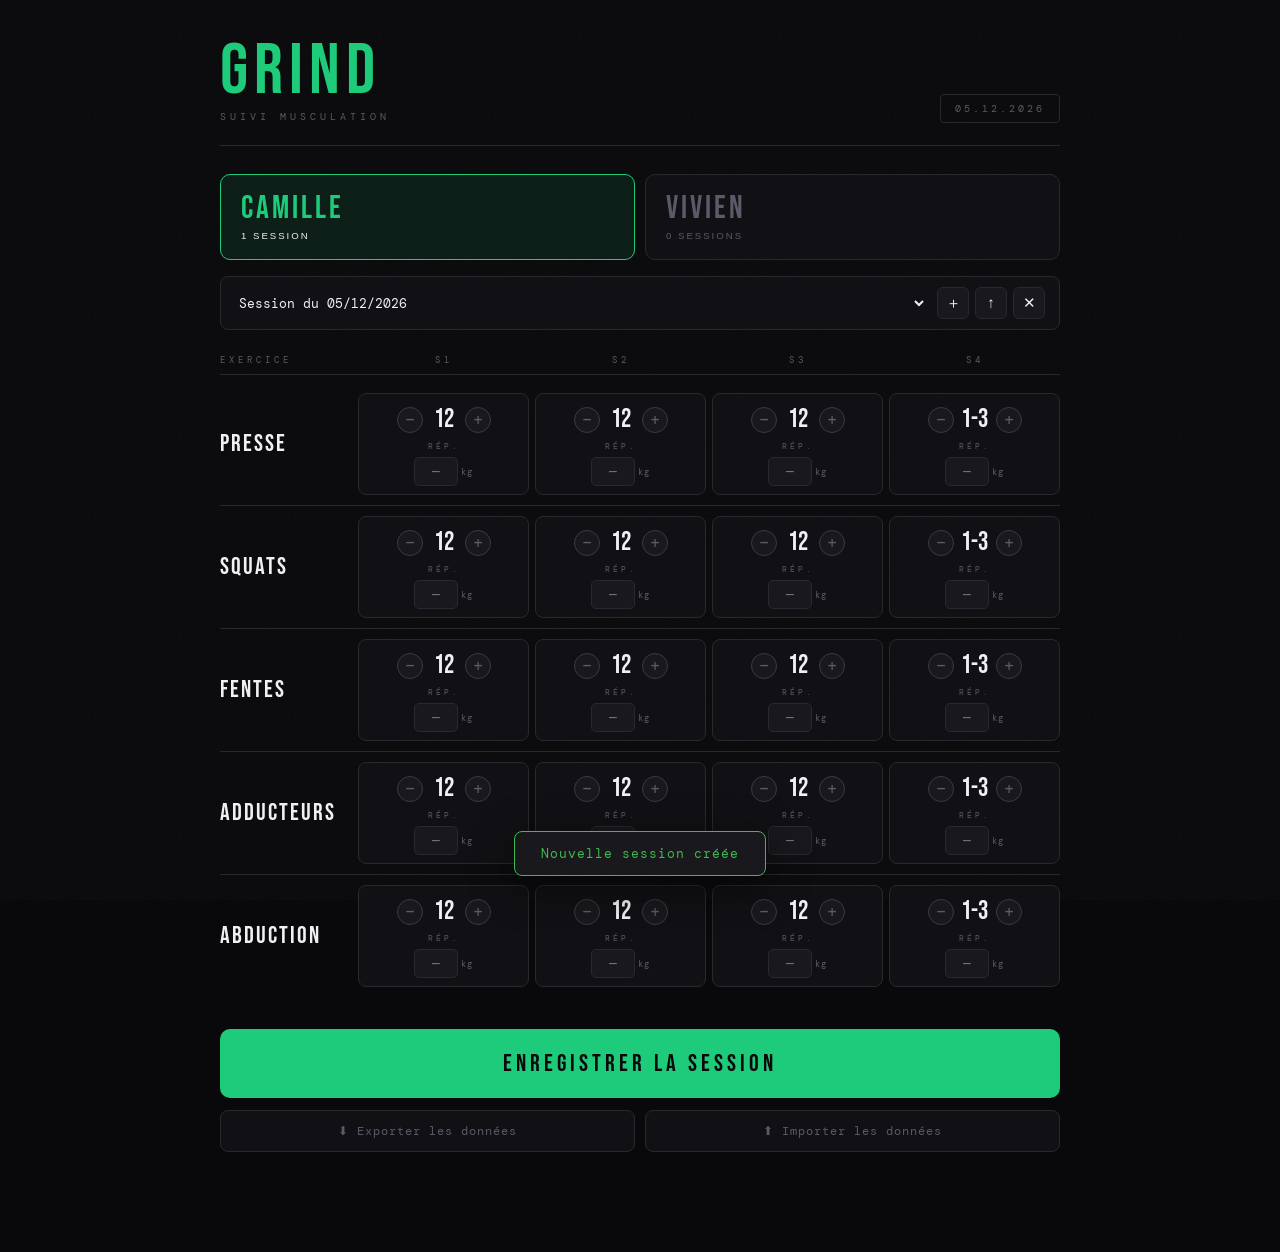
<file: index.html>
<!DOCTYPE html>
<html lang="fr">
<head>
  <meta charset="UTF-8" />
  <meta name="viewport" content="width=device-width, initial-scale=1.0" />
  <title>GRIND — Suivi Musculation</title>
  <link rel="preconnect" href="https://fonts.googleapis.com">
  <link rel="preconnect" href="https://fonts.gstatic.com" crossorigin>
  <link href="https://fonts.googleapis.com/css2?family=Bebas+Neue&family=DM+Mono:wght@400;500&display=swap" rel="stylesheet">
  <style>
*, *::before, *::after { box-sizing: border-box; margin: 0; padding: 0; }

:root {
  --bg:#09090b; --surface:#111115; --surface2:#18181d; --surface3:#222229;
  --border:#28282f; --border2:#3a3a44; --text:#f0f0f4; --muted:#5a5a68;
  --camille:#1ecb7b; --camille-dim:rgba(30,203,123,0.1);
  --vivien:#ff8533;  --vivien-dim:rgba(255,133,51,0.1);
  --pc:var(--camille); --pc-dim:var(--camille-dim);
  --font-d:'Bebas Neue',sans-serif; --font-m:'DM Mono',monospace;
}
body[data-participant="Camille"] { --pc:var(--camille); --pc-dim:var(--camille-dim); }
body[data-participant="Vivien"]  { --pc:var(--vivien);  --pc-dim:var(--vivien-dim);  }

.grain { position:fixed; inset:0; z-index:0; pointer-events:none; opacity:0.04;
  background-image:url("data:image/svg+xml,%3Csvg xmlns='http://www.w3.org/2000/svg' width='300' height='300'%3E%3Cfilter id='n'%3E%3CfeTurbulence type='fractalNoise' baseFrequency='0.85' numOctaves='4' stitchTiles='stitch'/%3E%3C/filter%3E%3Crect width='300' height='300' filter='url(%23n)'/%3E%3C/svg%3E");
  background-size:200px; }

body { background:var(--bg); color:var(--text); font-family:var(--font-m); min-height:100vh; -webkit-font-smoothing:antialiased; }
.app { position:relative; z-index:1; max-width:880px; margin:0 auto; padding:36px 20px 100px; }

header { display:flex; justify-content:space-between; align-items:flex-end; margin-bottom:28px; padding-bottom:22px; border-bottom:1px solid var(--border); }
.logo { display:flex; flex-direction:column; gap:2px; }
.logo-main { font-family:var(--font-d); font-size:4.5rem; line-height:1; letter-spacing:6px; color:var(--pc); transition:color 0.35s; }
.logo-sub { font-size:0.6rem; letter-spacing:4px; text-transform:uppercase; color:var(--muted); }
.date-badge { font-size:0.65rem; letter-spacing:3px; text-transform:uppercase; color:var(--muted); border:1px solid var(--border); padding:7px 14px; border-radius:4px; }

.participant-tabs { display:grid; grid-template-columns:1fr 1fr; gap:10px; margin-bottom:16px; }
.tab { background:var(--surface); border:1px solid var(--border); color:var(--muted); cursor:pointer; padding:18px 20px; border-radius:10px; display:flex; flex-direction:column; gap:5px; text-align:left; transition:all 0.22s; }
.tab:hover { border-color:var(--border2); background:var(--surface2); }
.tab-name { font-family:var(--font-d); font-size:2rem; letter-spacing:3px; line-height:1; transition:color 0.22s; }
.tab-count { font-size:0.6rem; letter-spacing:2px; text-transform:uppercase; }
.tab.active[data-participant="Camille"] { border-color:var(--camille); background:var(--camille-dim); color:var(--text); }
.tab.active[data-participant="Camille"] .tab-name { color:var(--camille); }
.tab.active[data-participant="Vivien"]  { border-color:var(--vivien);  background:var(--vivien-dim);  color:var(--text); }
.tab.active[data-participant="Vivien"]  .tab-name  { color:var(--vivien); }

.session-bar { display:flex; align-items:center; gap:10px; background:var(--surface); border:1px solid var(--border); border-radius:8px; padding:10px 14px; margin-bottom:24px; }
#session-select { flex:1; background:transparent; border:none; color:var(--text); font-family:var(--font-m); font-size:0.82rem; cursor:pointer; outline:none; min-width:0; }
#session-select option { background:var(--surface2); }
.session-actions { display:flex; gap:6px; }
.btn-icon { width:32px; height:32px; border-radius:6px; border:1px solid var(--border); background:var(--surface2); color:var(--text); font-size:0.95rem; cursor:pointer; display:flex; align-items:center; justify-content:center; transition:all 0.15s; padding:0; line-height:1; }
.btn-icon:hover { background:var(--surface3); border-color:var(--border2); }
.btn-icon.danger:hover { background:rgba(255,60,60,0.12); border-color:#ff5050; color:#ff5050; }

.table-header { display:grid; grid-template-columns:130px 1fr; gap:8px; margin-bottom:8px; padding-bottom:8px; border-bottom:1px solid var(--border); }
.th-exercise { font-size:0.55rem; letter-spacing:4px; text-transform:uppercase; color:var(--muted); }
.th-sets { display:grid; grid-template-columns:repeat(4,1fr); gap:6px; text-align:center; }
.th-sets span { font-size:0.55rem; letter-spacing:4px; text-transform:uppercase; color:var(--muted); }

#workout-body { display:flex; flex-direction:column; }
.exercise-row { display:grid; grid-template-columns:130px 1fr; gap:8px; align-items:center; padding:10px 0; border-bottom:1px solid var(--border); }
.exercise-row:last-child { border-bottom:none; }
.exercise-name { font-family:var(--font-d); font-size:1.5rem; letter-spacing:2px; color:var(--text); line-height:1; padding-right:8px; }
.sets-grid { display:grid; grid-template-columns:repeat(4,1fr); gap:6px; }

.set-cell { background:var(--surface); border:1px solid var(--border); border-radius:8px; padding:10px 6px 8px; display:flex; flex-direction:column; align-items:center; gap:6px; transition:border-color 0.2s; }
.set-cell:focus-within { border-color:var(--pc); }
.set-num { display:none; font-size:0.5rem; letter-spacing:3px; text-transform:uppercase; color:var(--muted); }

.reps-stepper { display:flex; align-items:center; gap:3px; width:100%; justify-content:center; }
.step-btn { width:26px; height:26px; border-radius:50%; background:var(--surface2); border:1px solid var(--border2); color:var(--muted); font-size:1.05rem; cursor:pointer; display:flex; align-items:center; justify-content:center; padding:0; flex-shrink:0; transition:all 0.12s; font-family:var(--font-m); user-select:none; }
.step-btn:hover { background:var(--pc); border-color:var(--pc); color:var(--bg); transform:scale(1.08); }
.step-btn:active { transform:scale(0.9); }

.reps-input { width:36px; background:transparent; border:none; color:var(--text); font-family:var(--font-d); font-size:1.6rem; text-align:center; padding:0; line-height:1; -moz-appearance:textfield; }
.reps-input::-webkit-outer-spin-button, .reps-input::-webkit-inner-spin-button { -webkit-appearance:none; }
.reps-input:focus { outline:none; color:var(--pc); }
.reps-label { font-size:0.5rem; letter-spacing:3px; color:var(--muted); text-transform:uppercase; }

.weight-row { display:flex; align-items:center; gap:3px; width:100%; justify-content:center; }
.weight-input { width:44px; background:var(--surface2); border:1px solid var(--border); border-radius:5px; color:var(--text); font-family:var(--font-m); font-size:0.8rem; padding:5px 3px; text-align:center; transition:border-color 0.15s; -moz-appearance:textfield; }
.weight-input::-webkit-outer-spin-button, .weight-input::-webkit-inner-spin-button { -webkit-appearance:none; }
.weight-input:focus { outline:none; border-color:var(--pc); }
.weight-unit { font-size:0.55rem; color:var(--muted); letter-spacing:1px; }

#save-btn { display:block; width:100%; margin-top:32px; padding:20px; background:var(--pc); border:none; border-radius:10px; color:var(--bg); font-family:var(--font-d); font-size:1.5rem; letter-spacing:4px; cursor:pointer; transition:all 0.2s; }
#save-btn:hover { filter:brightness(1.08); transform:translateY(-2px); box-shadow:0 12px 32px rgba(0,0,0,0.45); }
#save-btn:active { transform:translateY(0); box-shadow:none; }

.transfer-bar { display:flex; gap:10px; margin-top:12px; }
.btn-transfer { flex:1; padding:12px; border-radius:8px; border:1px solid var(--border); background:var(--surface); color:var(--muted); font-family:var(--font-m); font-size:0.78rem; letter-spacing:1px; cursor:pointer; text-align:center; transition:all 0.15s; }
.btn-transfer:hover { background:var(--surface2); border-color:var(--border2); color:var(--text); }

.toast { position:fixed; bottom:24px; left:50%; transform:translateX(-50%); background:var(--surface2); border:1px solid var(--border2); color:var(--text); padding:13px 26px; border-radius:8px; font-family:var(--font-m); font-size:0.82rem; letter-spacing:1px; box-shadow:0 10px 40px rgba(0,0,0,0.55); transition:opacity 0.3s,transform 0.3s; z-index:999; white-space:nowrap; }
.toast.hidden { opacity:0; pointer-events:none; transform:translateX(-50%) translateY(10px); }
.toast.success { border-color:#3fb950; color:#3fb950; }
.toast.error   { border-color:#ff5555; color:#ff5555; }

@media (max-width:640px) {
  .app { padding:14px 10px 80px; }
  header { flex-direction:row; align-items:center; justify-content:space-between; margin-bottom:14px; padding-bottom:14px; }
  .logo { flex-direction:row; align-items:baseline; gap:8px; }
  .logo-main { font-size:2.6rem; letter-spacing:4px; }
  .logo-sub { display:none; }
  .date-badge { font-size:0.6rem; padding:5px 10px; letter-spacing:2px; }
  .participant-tabs { gap:8px; margin-bottom:12px; }
  .tab { padding:12px 14px; border-radius:8px; }
  .tab-name { font-size:1.6rem; letter-spacing:2px; }
  .tab-count { font-size:0.55rem; }
  .session-bar { padding:8px 12px; margin-bottom:16px; }
  #session-select { font-size:0.78rem; }
  .table-header { display:none; }
  .exercise-row { display:flex; flex-direction:column; gap:6px; padding:10px 0; border-bottom:1px solid var(--border); align-items:stretch; }
  .exercise-name { font-size:1.15rem; letter-spacing:2px; padding-right:0; color:var(--muted); }
  .sets-grid { grid-template-columns:repeat(4,1fr); gap:5px; }
  .set-num { display:block; }
  .set-cell { padding:7px 4px 6px; gap:5px; border-radius:7px; }
  .reps-stepper { gap:2px; }
  .step-btn { width:28px; height:28px; font-size:1rem; position:relative; }
  .step-btn::before { content:''; position:absolute; inset:-8px; }
  .reps-input { font-size:1.4rem; width:28px; }
  .reps-label { display:none; }
  .weight-input { width:38px; font-size:0.75rem; padding:4px 2px; }
  .weight-unit { font-size:0.5rem; }
  #save-btn { font-size:1.2rem; padding:16px; margin-top:20px; letter-spacing:3px; }
  .toast { font-size:0.78rem; padding:10px 18px; bottom:16px; }
}
  </style>
</head>
<body data-participant="Camille">
  <div class="grain"></div>
  <div class="app">
    <header>
      <div class="logo">
        <span class="logo-main">GRIND</span>
        <span class="logo-sub">Suivi Musculation</span>
      </div>
      <div class="date-badge" id="session-date"></div>
    </header>

    <div class="participant-tabs">
      <button class="tab active" data-participant="Camille">
        <span class="tab-name">Camille</span>
        <span class="tab-count" id="tab-count-Camille">0 session</span>
      </button>
      <button class="tab" data-participant="Vivien">
        <span class="tab-name">Vivien</span>
        <span class="tab-count" id="tab-count-Vivien">0 session</span>
      </button>
    </div>

    <div class="session-bar">
      <select id="session-select"></select>
      <div class="session-actions">
        <button class="btn-icon" id="new-session-btn" title="Nouvelle session">＋</button>
        <button class="btn-icon" id="copy-last-btn" title="Copier session précédente">↑</button>
        <button class="btn-icon danger" id="delete-session-btn" title="Supprimer">✕</button>
      </div>
    </div>

    <div class="table-header">
      <div class="th-exercise">Exercice</div>
      <div class="th-sets"><span>S1</span><span>S2</span><span>S3</span><span>S4</span></div>
    </div>

    <div id="workout-body"></div>
    <button id="save-btn">ENREGISTRER LA SESSION</button>

    <div class="transfer-bar">
      <button id="export-btn" class="btn-transfer">⬇ Exporter les données</button>
      <label class="btn-transfer" id="import-label">⬆ Importer les données<input type="file" id="import-input" accept=".json" style="display:none"></label>
    </div>
  </div>

  <div id="toast" class="toast hidden"></div>

  <script>
const EXERCISES = ["Presse", "Squats", "Fentes", "Adducteurs", "Abduction"];
const SETS = 4;
const PARTICIPANTS = ["Camille", "Vivien"];
const STORAGE_KEY = "gym_tracker_v1";

let state = (() => { try { const r = localStorage.getItem(STORAGE_KEY); return r ? JSON.parse(r) : def(); } catch { return def(); } })();
let currentParticipant = PARTICIPANTS[0];
let currentSessionId = null;

function def() { const s = {}; PARTICIPANTS.forEach(p => s[p] = []); return s; }
function save() { localStorage.setItem(STORAGE_KEY, JSON.stringify(state)); }
function dateLabel(iso) { const [y,m,d] = iso.split("-"); return d+"/"+m+"/"+y; }
function todayISO() { return new Date().toISOString().slice(0,10); }
function defaultReps(i) { return i < 3 ? "12" : "1-3"; }

function emptySession() {
  const sets = {};
  EXERCISES.forEach(ex => { sets[ex] = Array.from({length:SETS},(_,i) => ({reps:defaultReps(i),weight:""})); });
  return { id: Date.now(), date: todayISO(), sets };
}
function getSession(p, id) { return state[p].find(s => s.id === id) ?? null; }
function getLastSession(p, excl) { const ss = state[p].filter(s => s.id !== excl); return ss.length ? ss[ss.length-1] : null; }

function updateTabCounts() {
  PARTICIPANTS.forEach(p => { const el = document.getElementById("tab-count-"+p); const n = state[p].length; if(el) el.textContent = n+" session"+(n!==1?"s":""); });
}

function renderSessionSelect() {
  const sel = document.getElementById("session-select");
  const ss = state[currentParticipant];
  sel.innerHTML = "";
  if (!ss.length) { sel.innerHTML='<option value="">Aucune session</option>'; return; }
  ss.slice().reverse().forEach(s => {
    const o = document.createElement("option");
    o.value = s.id; o.textContent = "Session du "+dateLabel(s.date);
    if (s.id === currentSessionId) o.selected = true;
    sel.appendChild(o);
  });
}

function renderTable() {
  const session = getSession(currentParticipant, currentSessionId);
  const body = document.getElementById("workout-body");
  body.innerHTML = "";
  EXERCISES.forEach(ex => {
    const row = document.createElement("div"); row.className = "exercise-row";
    const nm = document.createElement("div"); nm.className = "exercise-name"; nm.textContent = ex.toUpperCase(); row.appendChild(nm);
    const grid = document.createElement("div"); grid.className = "sets-grid";
    for (let s = 0; s < SETS; s++) {
      const reps = session?.sets[ex]?.[s]?.reps ?? defaultReps(s);
      const weight = session?.sets[ex]?.[s]?.weight ?? "";
      const cell = document.createElement("div"); cell.className = "set-cell";
      const sn = document.createElement("div"); sn.className = "set-num"; sn.textContent = "S"+(s+1); cell.appendChild(sn);
      const stepper = document.createElement("div"); stepper.className = "reps-stepper";
      const minus = document.createElement("button"); minus.className="step-btn"; minus.textContent="−"; minus.type="button";
      const ri = document.createElement("input"); ri.className="reps-input"; ri.value=reps; ri.placeholder="−";
      const plus = document.createElement("button"); plus.className="step-btn"; plus.textContent="+"; plus.type="button";
      minus.addEventListener("click", () => { const v=parseInt(ri.value,10); if(!isNaN(v)){const n=Math.max(0,v-1);ri.value=n;updateSet(ex,s,"reps",String(n));} });
      plus.addEventListener("click",  () => { const v=parseInt(ri.value,10); if(!isNaN(v)){const n=v+1;ri.value=n;updateSet(ex,s,"reps",String(n));} });
      ri.addEventListener("change", () => updateSet(ex,s,"reps",ri.value));
      stepper.appendChild(minus); stepper.appendChild(ri); stepper.appendChild(plus);
      const rl = document.createElement("div"); rl.className="reps-label"; rl.textContent="rép.";
      const wr = document.createElement("div"); wr.className="weight-row";
      const wi = document.createElement("input"); wi.type="number"; wi.min="0"; wi.step="0.5"; wi.className="weight-input"; wi.value=weight; wi.placeholder="—";
      wi.addEventListener("change", () => updateSet(ex,s,"weight",wi.value));
      const wu = document.createElement("span"); wu.className="weight-unit"; wu.textContent="kg";
      wr.appendChild(wi); wr.appendChild(wu);
      cell.appendChild(stepper); cell.appendChild(rl); cell.appendChild(wr);
      grid.appendChild(cell);
    }
    row.appendChild(grid); body.appendChild(row);
  });
}

function updateSet(ex, s, field, value) {
  const session = getSession(currentParticipant, currentSessionId);
  if (!session?.sets[ex]?.[s]) return;
  session.sets[ex][s][field] = value;
}

function createNewSession() {
  const session = emptySession(); state[currentParticipant].push(session); currentSessionId = session.id;
  save(); updateTabCounts(); renderSessionSelect(); renderTable();
  showToast("Nouvelle session créée", "success");
}

function deleteCurrentSession() {
  if (!currentSessionId) return;
  const session = getSession(currentParticipant, currentSessionId);
  if (!session || !confirm("Supprimer la session du "+dateLabel(session.date)+" ?")) return;
  state[currentParticipant] = state[currentParticipant].filter(s => s.id !== currentSessionId);
  save();
  const rem = state[currentParticipant];
  currentSessionId = rem.length ? rem[rem.length-1].id : null;
  if (!currentSessionId) { createNewSession(); return; }
  updateTabCounts(); renderSessionSelect(); renderTable();
  showToast("Session supprimée", "success");
}

function saveCurrentSession() {
  if (!getSession(currentParticipant, currentSessionId)) { showToast("Aucune session à sauvegarder","error"); return; }
  save(); showToast("Session enregistrée ✓","success");
}

function copyLastSession() {
  const last = getLastSession(currentParticipant, currentSessionId);
  if (!last) { showToast("Pas de session précédente","error"); return; }
  const current = getSession(currentParticipant, currentSessionId);
  if (!current) return;
  EXERCISES.forEach(ex => { last.sets[ex]?.forEach((d,i) => { current.sets[ex][i]={...d}; }); });
  renderTable(); showToast("Données copiées","success");
}

let toastTimer = null;
function showToast(msg, type="") {
  const t = document.getElementById("toast"); t.textContent=msg; t.className="toast "+type;
  clearTimeout(toastTimer); toastTimer = setTimeout(() => { t.className="toast hidden"; }, 3000);
}

function switchParticipant(name) {
  currentParticipant = name;
  document.body.setAttribute("data-participant", name);
  document.querySelectorAll(".tab").forEach(t => t.classList.toggle("active", t.dataset.participant===name));
  const ss = state[currentParticipant];
  currentSessionId = ss.length ? ss[ss.length-1].id : null;
  if (!currentSessionId) { createNewSession(); return; }
  renderSessionSelect(); renderTable();
}

function init() {
  const [y,m,d] = todayISO().split("-");
  document.getElementById("session-date").textContent = d+"."+m+"."+y;
  document.querySelectorAll(".tab").forEach(tab => tab.addEventListener("click", () => switchParticipant(tab.dataset.participant)));
  document.getElementById("session-select").addEventListener("change", e => { currentSessionId=parseInt(e.target.value,10); renderTable(); });
  document.getElementById("new-session-btn").addEventListener("click", createNewSession);
  document.getElementById("delete-session-btn").addEventListener("click", deleteCurrentSession);
  document.getElementById("save-btn").addEventListener("click", saveCurrentSession);
  document.getElementById("copy-last-btn").addEventListener("click", copyLastSession);

  document.getElementById("export-btn").addEventListener("click", () => {
    const a = document.createElement("a");
    a.href = URL.createObjectURL(new Blob([JSON.stringify(state, null, 2)], {type:"application/json"}));
    a.download = "grind_backup_"+todayISO()+".json";
    a.click(); URL.revokeObjectURL(a.href);
    showToast("Données exportées ✓", "success");
  });

  document.getElementById("import-input").addEventListener("change", e => {
    const file = e.target.files[0]; if (!file) return;
    const reader = new FileReader();
    reader.onload = ev => {
      try {
        const data = JSON.parse(ev.target.result);
        if (!PARTICIPANTS.every(p => Array.isArray(data[p]))) throw new Error();
        state = data; save(); updateTabCounts(); switchParticipant(currentParticipant);
        showToast("Données importées ✓", "success");
      } catch { showToast("Fichier invalide", "error"); }
      e.target.value = "";
    };
    reader.readAsText(file);
  });

  updateTabCounts(); switchParticipant(PARTICIPANTS[0]);
}

document.addEventListener("DOMContentLoaded", init);
  </script>
</body>
</html>
</file>
